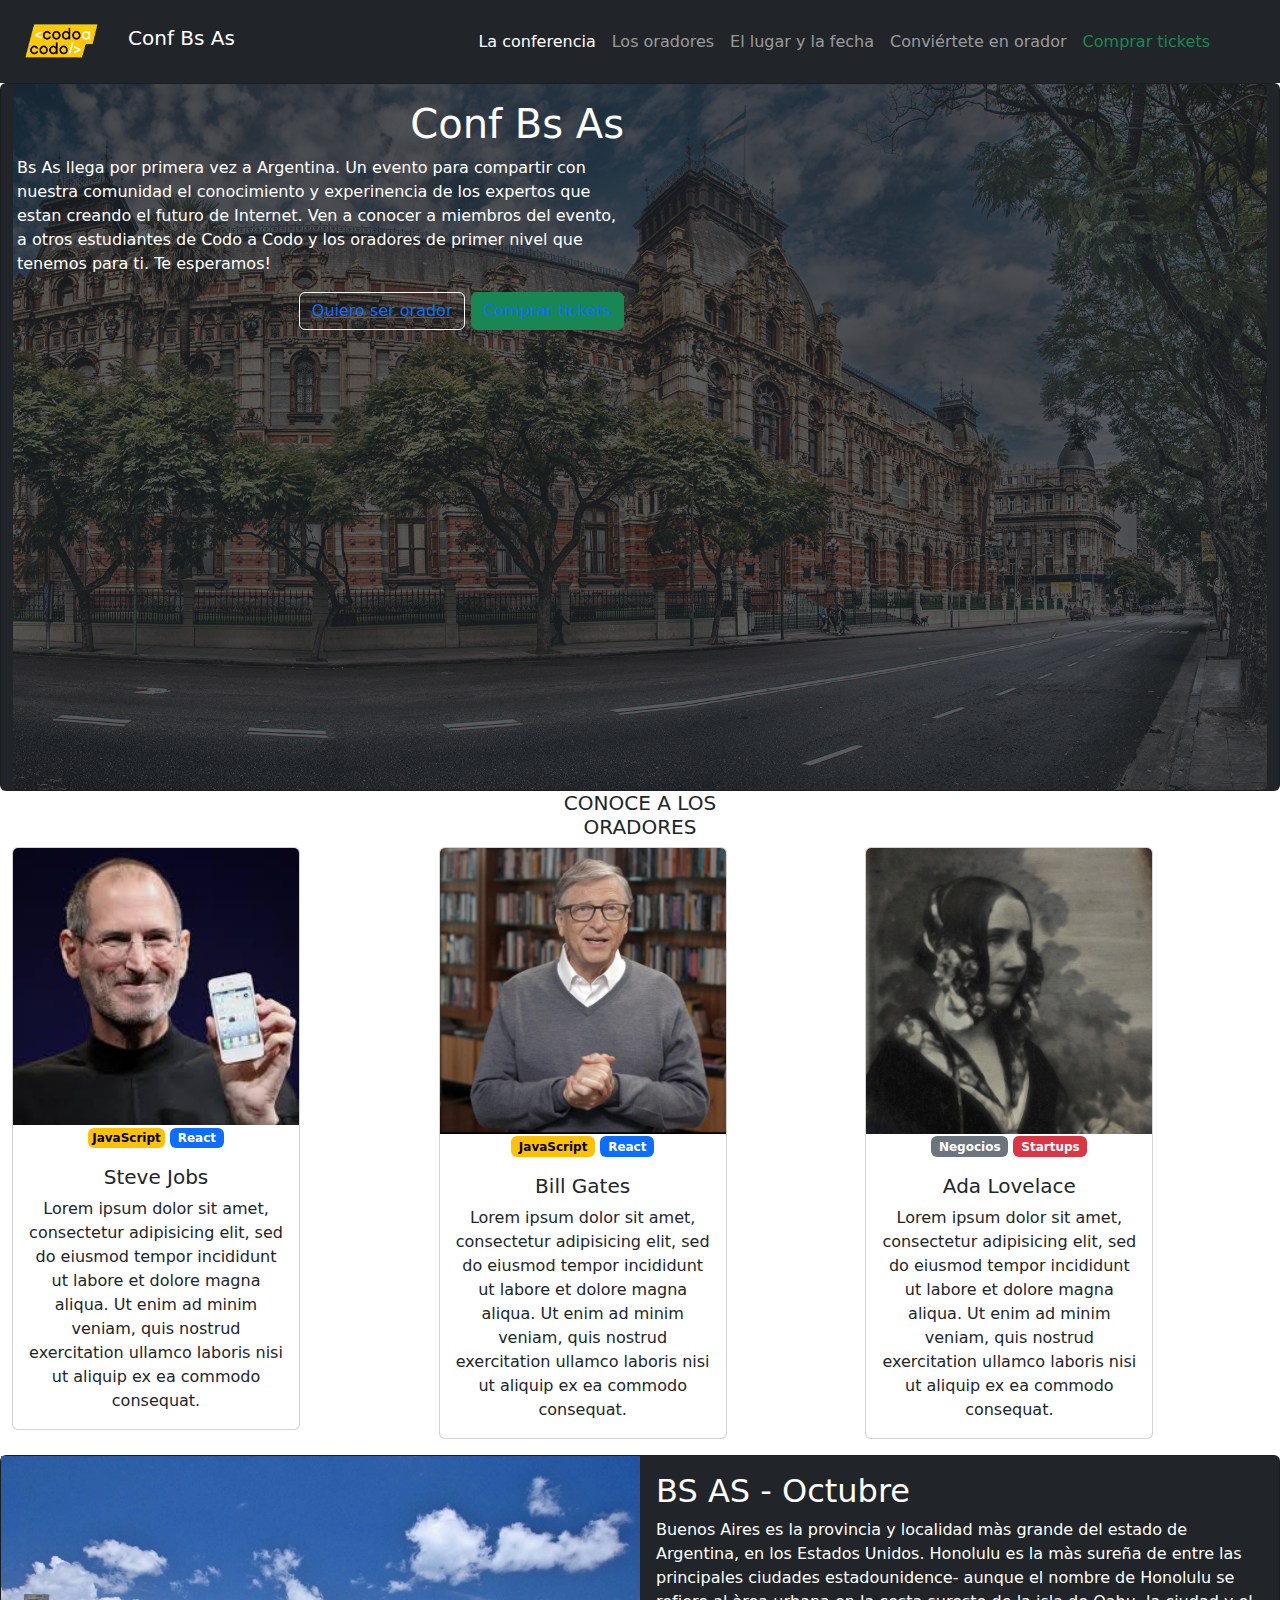
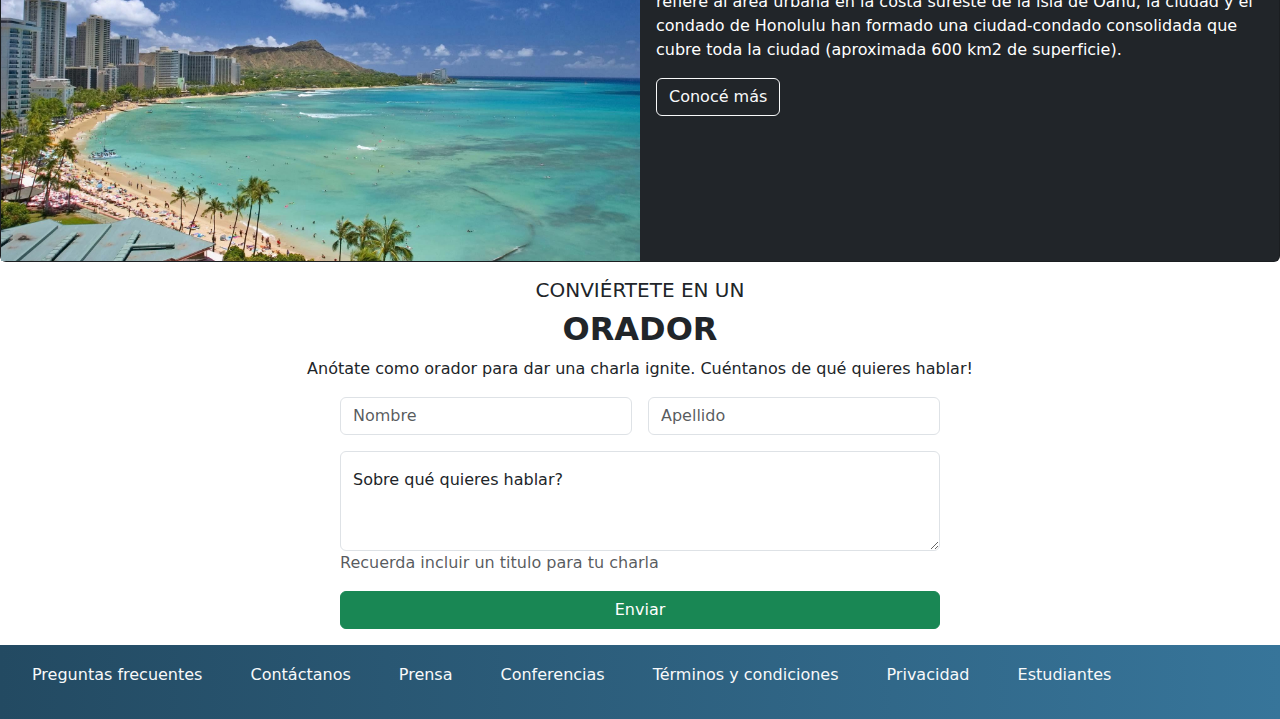
<file: julaa173.github.io/index.html>
<!DOCTYPE html>
<html lang="es">
<head>
	<meta charset="UTF-8">
	<meta name="viewport" content="width=device-width, initial-scale=1.0">
	<title>Trabajo práctico integrador</title>
	<link rel="stylesheet" type="text/css" href="https://cdn.jsdelivr.net/npm/bootstrap@5.2.1/dist/css/bootstrap.min.css">
	<link rel="stylesheet" type="text/css" href="./css/style.css">
	<link rel="icon" href="img/codoacodo.png">
</head>
<body>
	<header>
		<!-- Nav Bar -->
		<nav class="navbar navbar-expand-lg bg-dark navbar-dark">
		  <div class="container-fluid">
		  	 <a class="navbar-brand" href="#"><img src="./img/codoacodo.png" alt="logo Codo a Codo" id="logo"></a>
		  	
		    <h1 class="navbar-brand"> Conf Bs As</h1>
		    <button class="navbar-toggler" type="button" data-bs-toggle="collapse" data-bs-target="#navbarNav" aria-controls="navbarNav" aria-expanded="false" aria-label="Toggle navigation">
		      <span class="navbar-toggler-icon"></span>
		    </button>
		    <div class="collapse navbar-collapse" id="navbarNav">
		      <ul class="navbar-nav ms-auto mb-2 mb-lg-0">
		        <li class="nav-item">
		          <a class="nav-link active" aria-current="page" href="#conferencia">La conferencia</a>
		        </li>
		        <li class="nav-item">
		          <a class="nav-link" href="#oradores">Los oradores</a>
		        </li>
		        <li class="nav-item">
		          <a class="nav-link" href="#lugar-fecha">El lugar y la fecha</a>
		        </li>
		         <li class="nav-item">
		          <a class="nav-link" href="#conviertete">Conviértete en orador</a>
		        </li>
		        <li class="nav-item">
		          <a class="nav-link text-success" href="comprar-tickets.html">Comprar tickets</a>
		        </li>
		      </ul>
		    </div>
		  </div>
		</nav>
	</header>

	<main>
		<!-- Banner -->
		<div class="container-fluid d-flex align-items-center">
			<div class="row d-flex flex-row-reverse w-auto">
				<div class="card text-bg-dark"  id="conferencia">
					<img src="./img/ba1.jpg" class="card-img img-fluid  opacity-25 banner" alt="banner" >
					<div class="card-img-overlay col-lg-6 d-flex flex-column align-items-center align-items-lg-end text-banner">
					    <h1 class="card-title text-white">Conf Bs As</h1>
						    <p class="card-text text-white">Bs As llega por primera vez a Argentina. Un evento para compartir con nuestra comunidad el conocimiento y experinencia de los expertos que estan creando el  futuro de Internet. Ven a conocer a miembros del evento, a otros estudiantes de Codo a Codo y los oradores de primer nivel que tenemos para ti. Te esperamos!</p>
						    <div class="d-none d-sm-block">
							    <button type="button" class="btn btn-outline-light"><a href="#conviertete">Quiero ser orador</a></button>
								<button type="button" class="btn btn-success"><a href="comprar-tickets.html">Comprar tickets</a></button>
							</div>
					</div>
				</div>
			</div>
		</div>


		<!-- Oradores -->
		<div id="oradores">
			<h2 class=" text-center fs-5 fw-light">CONOCE A LOS <br> <strong>ORADORES</strong></h2>
				
			<div class="container-fluid text-center">
				<div class="row row-cols-1 row-cols-md-3">
				    <div class="col-md-6 col-lg-4 mb-3">
						<div class="card" style="width: 18rem;">
					  		<img src="img/steve.jpg" class="card-img-top" alt="Steve Jobs">
					  		<div class="etiqueta">
						  		<span class="badge text-bg-warning fw-bold-round p-1">JavaScript</span>
						  		<span class="badge text-bg-primary">React</span>
					  		</div>
							<div class="card-body">
							   <h5 class="card-title">Steve Jobs</h5>
							   <p class="card-text">Lorem ipsum dolor sit amet, consectetur adipisicing elit, sed do eiusmod tempor incididunt ut labore et dolore magna aliqua. Ut enim ad minim veniam, quis nostrud exercitation ullamco laboris nisi ut aliquip ex ea commodo consequat.</p>
							 
						  	</div>
						</div>
				    </div>

				    <div class="col-md-6 col-lg-4 mb-3">
				      	<div class="card" style="width: 18rem;">
			  				<img src="img/bill.jpg" class="card-img-top" alt="Bil Gates">
			  				<div class="etiqueta">
				  				<span class="badge text-bg-warning" >JavaScript</span>
				  				<span class="badge text-bg-primary">React</span>
							</div>
							<div class="card-body">
				  				<h5 class="card-title">Bill Gates</h5>
				   				<p class="card-text">Lorem ipsum dolor sit amet, consectetur adipisicing elit, sed do eiusmod tempor incididunt ut labore et dolore magna aliqua. Ut enim ad minim veniam, quis nostrud exercitation ullamco laboris nisi ut aliquip ex ea commodo consequat.</p>
							</div>
						</div>
				    </div>

				   	<div class="col-md-6 col-lg-4 mb-3">
				     	<div class="card" style="width: 18rem;">
				  		  	<img src="img/ada.jpeg" class="card-img-top" alt="Ada Lovelace">
					  		<div class="etiqueta">
					  			<span class="badge text-bg-secondary">Negocios</span>
					  			<span class="badge text-bg-danger">Startups</span>
							</div>

							<div class="card-body">
					  			<h5 class="card-title">Ada Lovelace</h5>
					   			<p class="card-text">Lorem ipsum dolor sit amet, consectetur adipisicing elit, sed do eiusmod tempor incididunt ut labore et dolore magna aliqua. Ut enim ad minim veniam, quis nostrud exercitation ullamco laboris nisi ut aliquip ex ea commodo consequat.</p>
							</div>
						</div>
				  	</div>	
				    </div>
				  </div>
			</div>	 

		<!-- Lugar y Fecha -->
		<div class="card mb-3 bg-dark" id="lugar-fecha">
		  <div class="row g-0">
		    <div class="col-md-6">
		      <img src="./img/honolulu.jpg" class="img-fluid" alt="Honolulu">
		    </div>
		    <div class="col-md-6">
		      <div class="card-body">
		        <h2 class="card-title text-white">BS AS - Octubre</h2>
		        <p class="card-text text-white">Buenos Aires es la provincia y localidad màs grande del estado de Argentina, en los Estados Unidos. Honolulu es la màs sureña de entre las principales ciudades estadounidence- aunque el nombre de Honolulu se refiere al àrea urbana en la costa sureste de la isla de Oahu, la ciudad y el condado de Honolulu han formado una ciudad-condado consolidada que cubre toda la ciudad (aproximada 600 km2 de superficie).</p>
		        <button type="button" class="btn btn-outline-light">Conocé más</button>
		      </div>
		    </div>
		  </div>
		</div>

		<!-- Conviertete en Orador -->
	<div class="mx-3" id="conviertete">
		<h2 class="text-center fs-5 fw-light">CONVIÉRTETE EN UN</h2>
		<h2 class="text-center fw-semibold">ORADOR</h2>
			<p class="text-center">Anótate como orador para dar una charla ignite. Cuéntanos de qué quieres hablar!</p>	

		<div class="container-fluid" >
			<div class="row d-flex justify-content-center">
				<div class="col-md-6">
					<div>
						<form class="mb-3">
							<div class="d-sm-flex justify-content-between gap-3 mb-2">
							  <div class="col mb-2">
								    <input type="text" class="form-control" placeholder="Nombre" aria-label="First name">
								  </div>
								  <div class="col mb-2">
								    <input type="text" class="form-control" placeholder="Apellido" aria-label="Last name">
								  </div>
								</div>
								
								<div class="form-floating mb-3">
								  <textarea class="col form-control" placeholder="Leave a comment here" id="floatingTextarea2" style="height: 100px"></textarea>
								  <label for="floatingTextarea2">Sobre qué quieres hablar?</label>

								  <p class=" fw-light fs-6 text-muted">Recuerda incluir un titulo para tu charla</p>

								   <button type="submit" class="btn btn-success  w-100">Enviar</button>
								</div>
						</form>	
					</div>
				</div>
			</div>	
		</div>
	</div>	

	</main>

	<!-- Footer -->
	<footer>
			<ul class=" py-3 d-flex flex-column flex-sm-row justify-content-center align-items-center gap-1 gap-lg-5">  
				<li><a href="preg_frecuentes.html" class="link-light">Preguntas frecuentes</a></li>
				<li><a href="contacto.html" class="link-light">Contáctanos</a></li>
				<li><a href="prensa.html" class="link-light">Prensa</a></li>
				<li><a href="conferencias.html" class="link-light">Conferencias</a></li>
				<li><a href="term_cond.html" class="link-light">Términos y condiciones</a></li>
				<li><a href="privacidad.html" class="link-light">Privacidad</a></li>
				<li><a href="estudiantes.html" class="link-light">Estudiantes</a></li>
			</ul>
	</footer>
	
</body>
<script src="https://cdn.jsdelivr.net/npm/bootstrap@5.2.1/dist/js/bootstrap.bundle.min.js"></script>
</html>
</file>
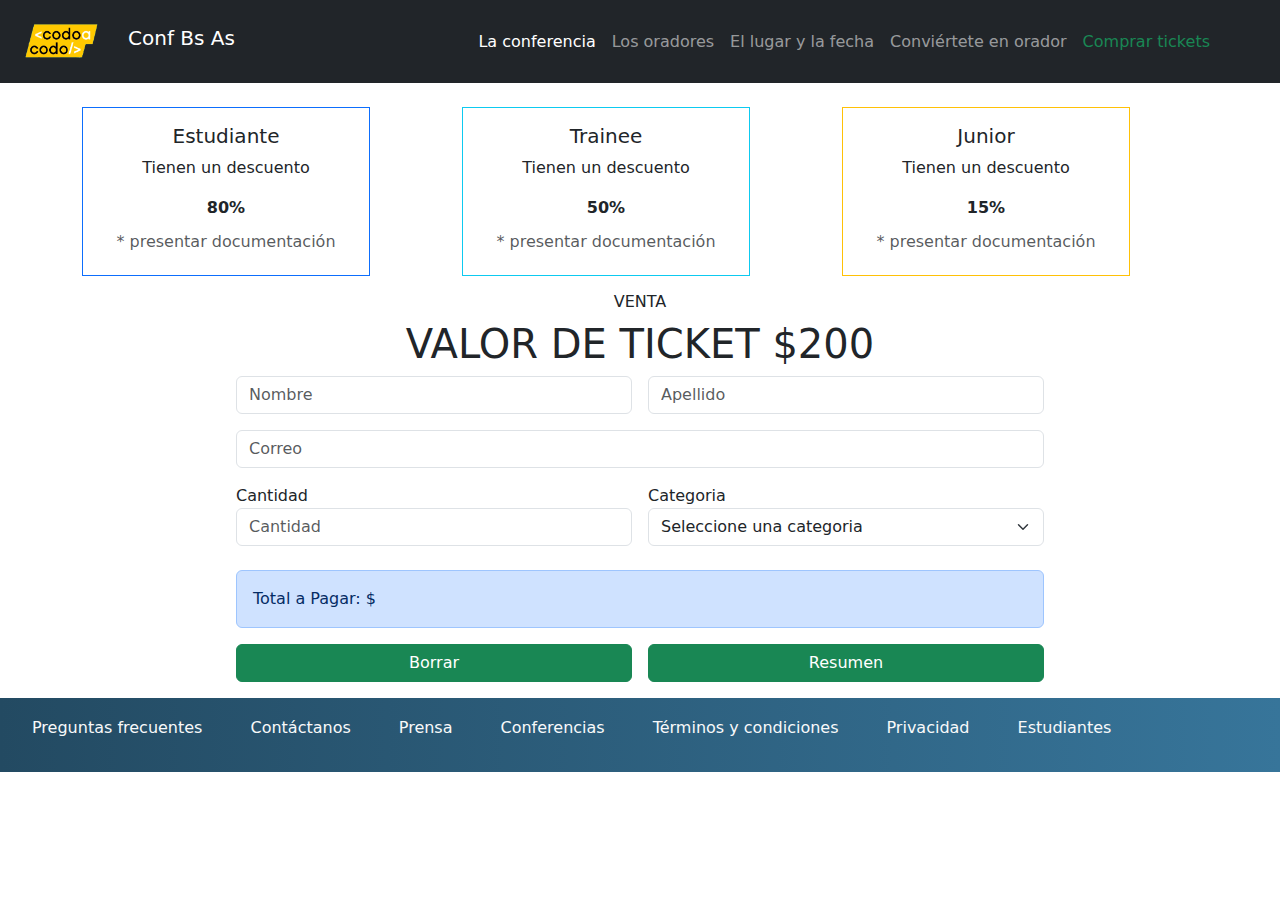
<file: julaa173.github.io/comprar-tickets.html>
<!DOCTYPE html>
<html lang="es">
<head>
	<meta charset="UTF-8">
	<meta name="viewport" content="width=device-width, initial-scale=1.0">
	<title>Trabajo práctico integrador - Comprar Tickets</title>
	<link rel="icon" href="img/codoacodo.png">
	<link rel="stylesheet" type="text/css" href="https://cdn.jsdelivr.net/npm/bootstrap@5.2.1/dist/css/bootstrap.min.css">
	<link rel="stylesheet" type="text/css" href="css/style.css">
</head>
<body>
	<header>
		<!-- Nav Bar -->
		<nav class="navbar navbar-expand-lg bg-dark navbar-dark">
		  <div class="container-fluid">
		  	 <a class="navbar-brand" href="#"><img src="./img/codoacodo.png" alt="logo Codo a Codo" id="logo"></a>
		  	
		    <h1 class="navbar-brand"> Conf Bs As</h1>
		    <button class="navbar-toggler" type="button" data-bs-toggle="collapse" data-bs-target="#navbarNav" aria-controls="navbarNav" aria-expanded="false" aria-label="Toggle navigation">
		      <span class="navbar-toggler-icon"></span>
		    </button>
		    <div class="collapse navbar-collapse" id="navbarNav">
		      <ul class="navbar-nav ms-auto mb-2 mb-lg-0">
		        <li class="nav-item">
		          <a class="nav-link active" aria-current="page" href="#conferencia">La conferencia</a>
		        </li>
		        <li class="nav-item">
		          <a class="nav-link" href="#oradores">Los oradores</a>
		        </li>
		        <li class="nav-item">
		          <a class="nav-link" href="#lugar-fecha">El lugar y la fecha</a>
		        </li>
		         <li class="nav-item">
		          <a class="nav-link" href="#conviertete">Conviértete en orador</a>
		        </li>
		        <li class="nav-item">
		          <a class="nav-link text-success" href="tickets.html">Comprar tickets</a>
		        </li>
		      </ul>
		    </div>
		  </div>
		</nav>
	</header>

	<main>
		<!-- Cards --> 
		<div class="container text-center">
			<div class="row justify-content-center mt-4">
	
					<div class="col-md-4">
						<div class="card border-primary mb-3 rounded-0" style="width: 18rem;">
				  			<div class="card-body">
							    <h5 class="card-title">Estudiante</h5>
							    <p class="card-text">Tienen un descuento</p>
							    <p class="fw-bold">80%</p>
							    <h6 class="card-subtitle mb-2 text-muted fw-light">* presentar documentación</h6>
						  	</div>
						</div>
					</div>		

					<div class="col-md-4">	
						<div class="card border-info mb-3 rounded-0" style="width: 18rem;">
				  			<div class="card-body">
							    <h5 class="card-title">Trainee</h5>
							    <p class="card-text">Tienen un descuento</p>
							    <p class="fw-bold">50%</p>
							    <h6 class="card-subtitle mb-2 text-muted fw-light">* presentar documentación</h6>
						  	</div>
						</div>
					</div>	
						
					<div class="col-md-4">	
						<div class="card border-warning mb-3 rounded-0" style="width: 18rem;">
				  			<div class="card-body">
							    <h5 class="card-title">Junior</h5>
							    <p class="card-text">Tienen un descuento</p>
							    <p class="fw-bold">15%</p>
							    <h6 class="card-subtitle mb-2 text-muted fw-light">* presentar documentación</h6>
						  	</div>
						</div>
					</div>	
			</div>		
		</div>

		<!-- Form -->
		<div class="mx-3">
			<h5 class="text-center fs-6 fw-light">VENTA</h5>
			<h1 class="text-center">VALOR DE TICKET $200</h1>
		
			<div class="container-fluid">
				<div class="row d-flex justify-content-center">
					<div class="col-md-8">
						<div>
							<form class="mb-3" id="form-tickets">
								<div class="d-sm-flex justify-content-between gap-3 mb-2">
								  <div class="col mb-2">
								    <input type="text" class="form-control"  placeholder="Nombre">
								  </div>
								  <div class="col mb-2">
								    <input type="text" class="form-control" placeholder="Apellido" required>
								  </div>
								</div>

								<div class="row mb-2">
								  <div class="col mb-2">
								    <input type="email" class="form-control" id="colFormLabel" placeholder="Correo" required>
								  </div>
								</div>

								<div class="row g-3">
									<div class="col mb-2">
										<label for="cantidad">Cantidad</label>
										<input class="form-control" type="number" placeholder="Cantidad" id="cantidad" min="1" max="10" required>
									</div>

									<div class="col mb-2">
										<label for="categoria">Categoria</label>
										<select class="form-select" id="categoria" required>
											<option value="" disable selected>Seleccione una categoria</option>
										  <option value="1">Estudiante</option>
										  <option value="2">Trainee</option>
										  <option value="3">Junior</option>
										</select> 
									</div>
								</div>

								<div class="alert alert-primary mt-3" role="alert">
									Total a Pagar: $ <span id="rta"></span>
								</div>

								<div class="d-flex gap-3 mt-3">
									    <button type="button" id="btn-borrar" class="btn btn-success w-50" onclick="resetearForm()">Borrar</button>
										<button type="button" id="btn-resumen" class="btn btn-success w-50" data-bs-dismiss="alert"  data-bs-target="#alerta">Resumen</button>
									</div>
							</form>
						</div>					
					</div>
				</div>
			</div>
		</div>	
	</main>

		<!-- Footer -->
	<footer>
			<ul class="py-3 d-flex flex-column flex-sm-row justify-content-center align-items-center gap-1 gap-lg-5">  
				<li><a href="preg_frecuentes.html" class="link-light">Preguntas frecuentes</a></li>
				<li><a href="contacto.html" class="link-light">Contáctanos</a></li>
				<li><a href="prensa.html" class="link-light">Prensa</a></li>
				<li><a href="conferencias.html" class="link-light">Conferencias</a></li>
				<li><a href="term_cond.html" class="link-light">Términos y condiciones</a></li>
				<li><a href="privacidad.html" class="link-light">Privacidad</a></li>
				<li><a href="estudiantes.html" class="link-light">Estudiantes</a></li>
			</ul>
	</footer>
</body>
<!-- JavaScript Bundle with Popper -->
<script src="https://cdn.jsdelivr.net/npm/bootstrap@5.2.2/dist/js/bootstrap.bundle.min.js" integrity="sha384-OERcA2EqjJCMA+/3y+gxIOqMEjwtxJY7qPCqsdltbNJuaOe923+mo//f6V8Qbsw3" crossorigin="anonymous"></script>

<script src="js/script-tickets.js"></script>
</html>
</file>
<file: julaa173.github.io/css/style.css>
* {
	box-sizing: border-box;
	margin: 0;
	padding: 0;
}


#logo {
	width: 100px;
}

#navbarNav {
	margin-right: 50px;
}



footer {
	display: flex;
	background-color: #234a62;
	background-image: linear-gradient(to right, #234a62  ,#37759a);
	width: auto;
}

footer li {
	list-style-type: none;
	margin-top: 2px;
}

footer a {
	text-decoration: none;
}

footer a:hover {
	color: grey;
}

@media screen (max-width: 400) { 
	.text-banner {
		font-size: x-small;
	}

	footer {
		display: flex column;
		justify-content: center;
	}
 }
</file>
